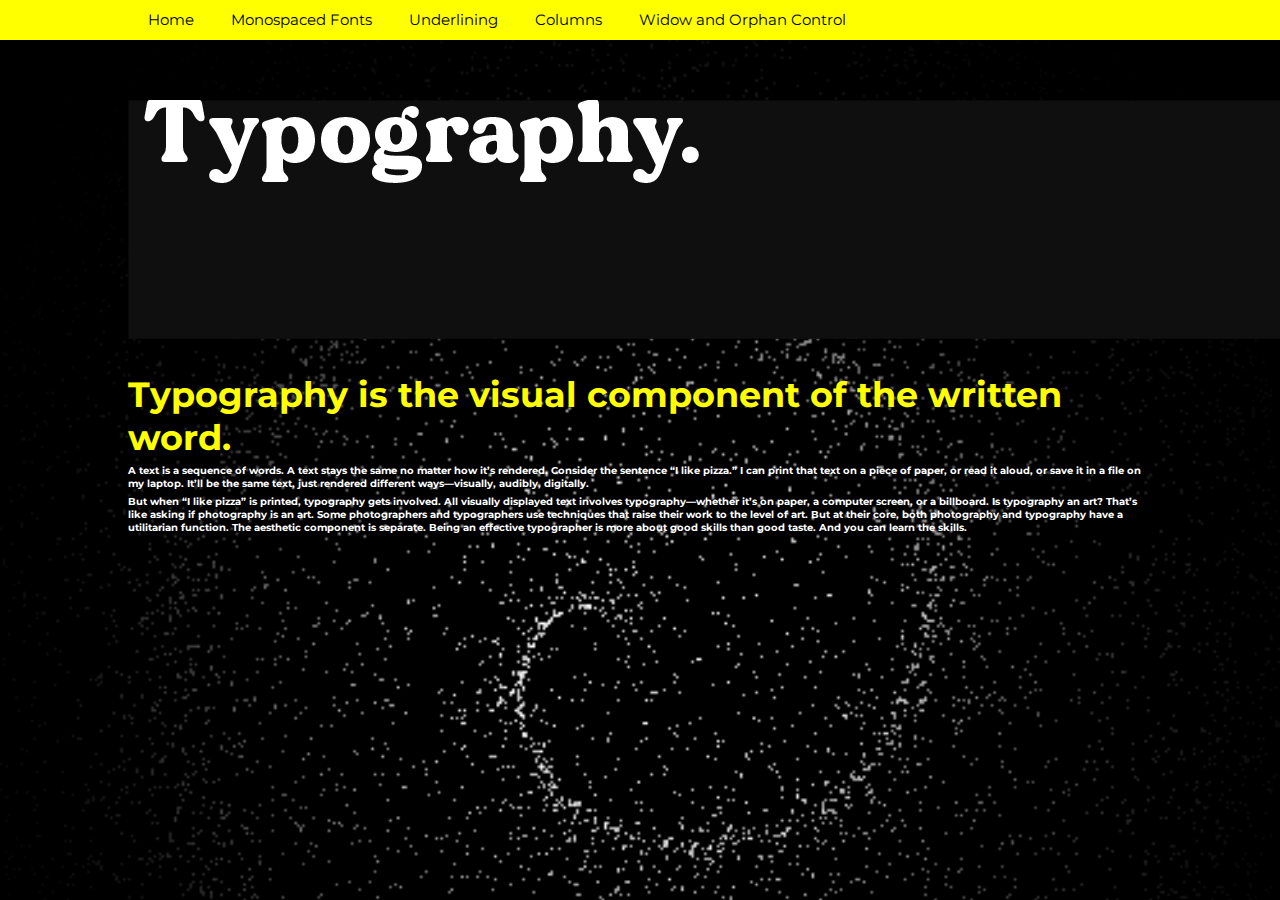
<file: index.html>
<!doctype html>
<html>
  <head>
    <meta name="viewport" content="width=device-width" />
    <link rel="stylesheet" type="text/css" href="css/global.css" />
  </head>
  <body>
     <nav>
      <main>
        <a href="index.html" class="menu">Home</a>
        <a href="monospaced.html" class="menu">Monospaced Fonts</a>
        <a href="underlining.html" class="menu">Underlining</a>
        <a href="columns.html" class="menu">Columns</a>
        <a href="widow.html" class="menu">Widow and Orphan Control</a>
        <div class="atas"></div>
      </main>
    </nav>
    <section class="full">
     
      <main>
         <div class="ha">
          <img src="hiya.png">
        <h1>Typography is the visual component of the written word.</h1>
        <h5> . </h5>
        <h2>
A text is a sequence of words. A text stays the same no matter how it’s rendered.
Consider the sentence “I like pizza.” I can print that text on a piece of paper, or
read it aloud, or save it in a file on my laptop. It’ll be the same text, just rendered
different ways—visually, audibly, digitally.
</h2>
<h5> .</h5>
        <h3> But when “I like pizza” is printed, typography gets involved. All visually displayed
text involves typography—whether it’s on paper, a computer screen, or a billboard.
Is typography an art? That’s like asking if photography is an art. Some
photographers and typographers use techniques that raise their work to the level of
art. But at their core, both photography and typography have a utilitarian function.
The aesthetic component is separate. Being an effective typographer is more about
good skills than good taste. And you can learn the skills.</h3>
        </div>

        </main>
      </section>
      </main>
    
    </section>
  </body>
</html>
</file>
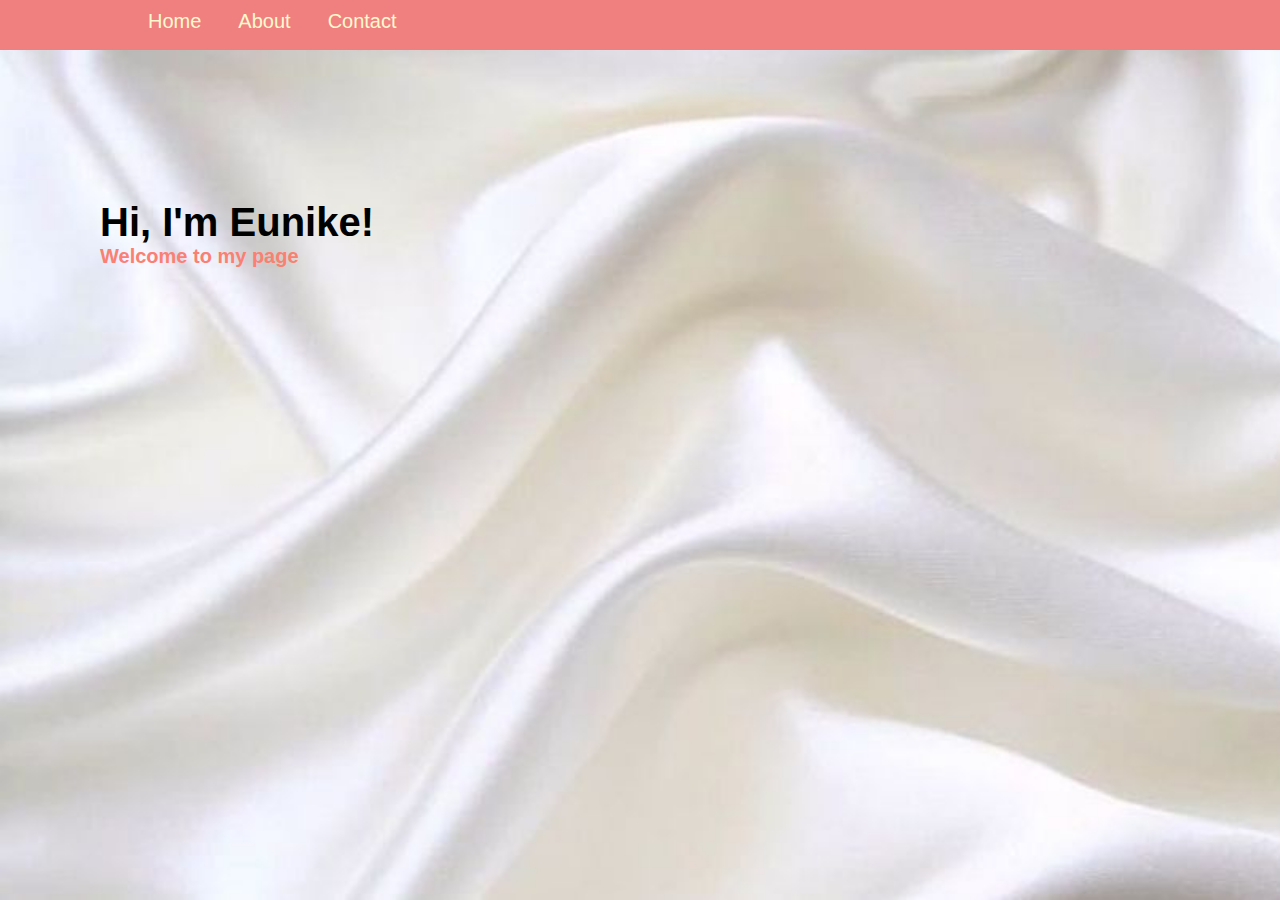
<file: multi_page/index.html>
<!doctype html>
<html>
  <head>
    <meta name="viewport" content="width=device-width" />
    <link rel="stylesheet" type="text/css" href="css/global.css" />
  </head>
  <body>
    <nav>
      <main>
        <a href="index.html" class="menu" position="left">Home</a>
        <a href="about.html" class="menu">About</a>
        <a href="contact.html" class="menu">Contact</a>
        <div class="atas"></div>
      </main>
    </nav>
    <section class="full">
      <main>
        <div class="melayang">
          <h1>Hi, I'm Eunike!</h1>
          <h3>Welcome to my page</h3>
        </div>
      </main>
    </section>
  </body>
</html>
</file>
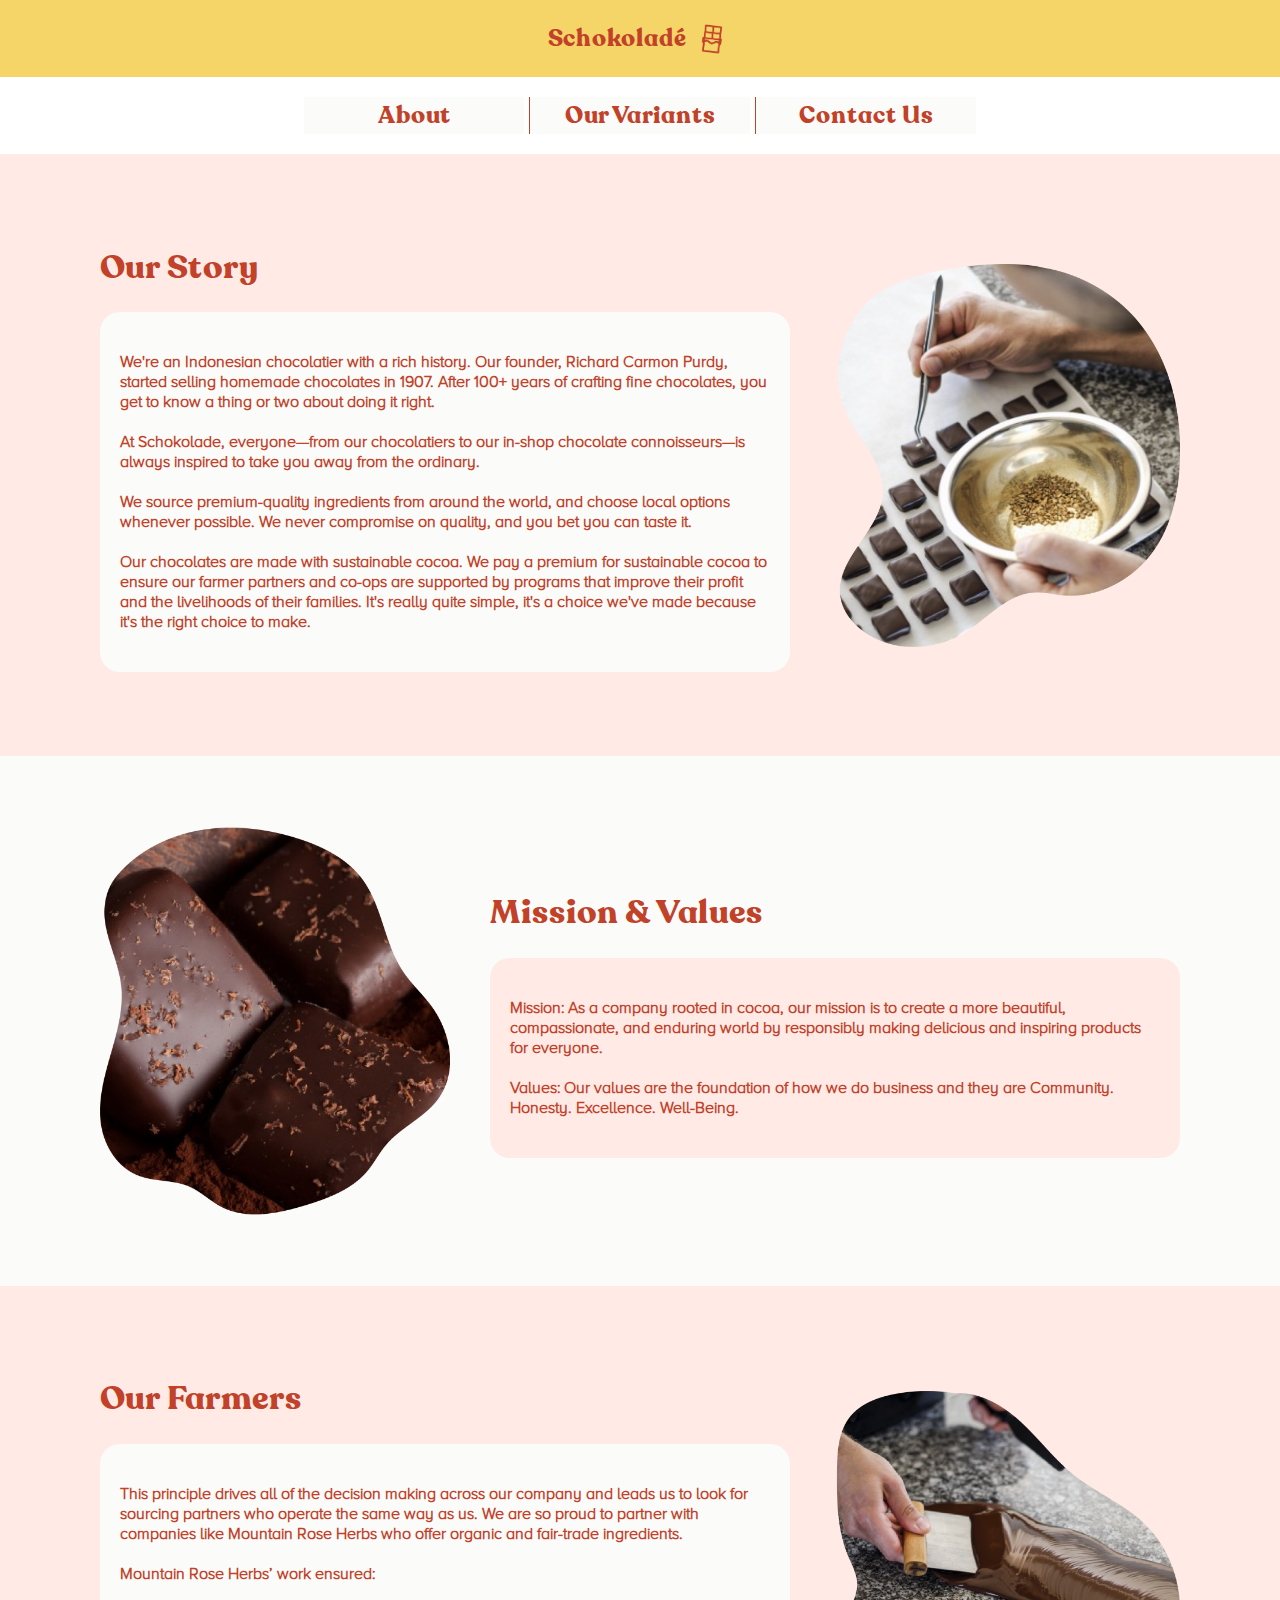
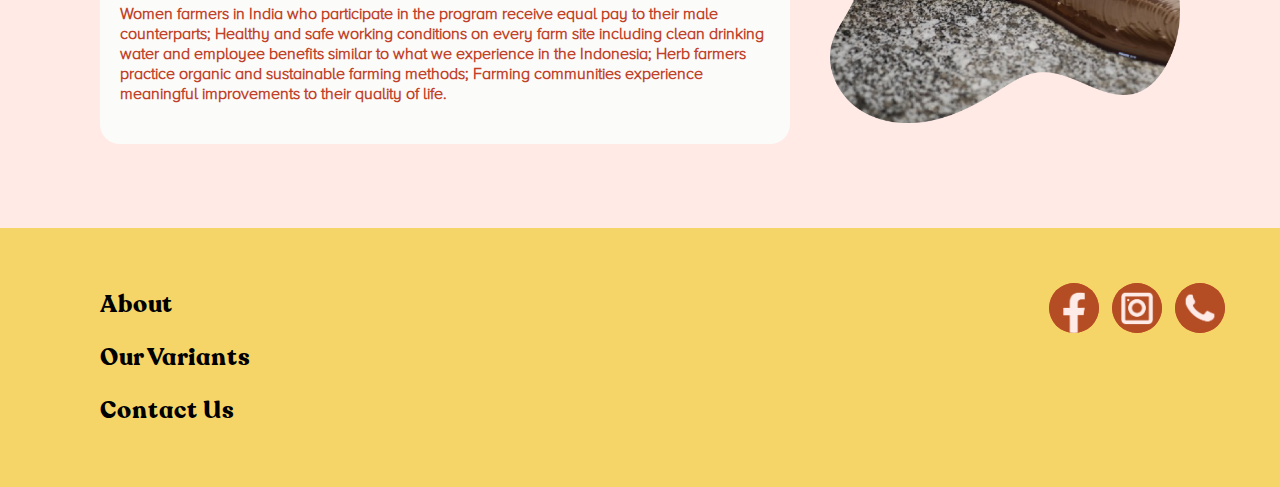
<file: about.html>
<!DOCTYPE html>
<html lang="en">

<head>
    <meta charset="UTF-8">
    <meta name="viewport" content="width=device-width, initial-scale=1.0">
    <title>Schokoladé</title>
    <link rel="stylesheet" href="css/typography.css">
    <link rel="stylesheet" href="css/style.css">
    <link rel="stylesheet" href="css/about.css">
    <script src="js/main.js"></script>
</head>

<body>
    <header>
        <div>
            <a href="index.html">Schokoladé</a>
        </div>
        <img src="./assets/images/logo-coklat.png" alt="Chocolate Icon">
        <div class="hamburger" onclick="toggleMenu()">
            <img src="assets/images/hamburger.png" alt="">
            <ul id="hamburger-menu" class="hidden">
                <li class="bg-pampas">
                    <a href="about.html">About</a>
                </li>
                <li class="bg-pampas">
                    <a href="ourvariants.html">Our Variants</a>
                </li>
                <li class="bg-pampas">
                    <a href="contact.html">Contact Us</a>
                </li>
            </ul>
        </div>
    </header>
    <nav>
        <ul>
            <li class="bg-pampas">
                <a href="about.html">About</a>
                <ul>
                    <li>
                        <a href="about.html#about-our-story">Our Story</a>
                    </li>
                    <li>
                        <a href="about.html#about-mission-values">Mission & Values</a>
                    </li>
                    <li>
                        <a href="about.html#about-our-farmers">Our Farmers</a>
                    </li>
                </ul>
            </li>
            <li class="bg-pampas">
                <a href="ourvariants.html">Our Variants</a>
                <ul>
                    <li>
                        <a href="ourvariants.html#our-variants-best-sellers">Best Sellers</a>
                    </li>
                    <li>
                        <a href="ourvariants.html#our-variants-chocolate-bars">Chocolate Bars</a>
                    </li>
                    <li>
                        <a href="ourvariants.html#our-variants-cups-candy">Cups & Candy</a>
                    </li>
                </ul>
            </li>
            <li class="bg-pampas">
                <a href="contact.html">Contact Us</a>
            </li>
        </ul>
    </nav>

    <content id="about">
        <div id="about-our-story" class="bg-fair-pink">
            <div>
                <h1>Our Story</h1>
                <p class="bg-pampas">
                    We're an Indonesian chocolatier with a rich history. Our founder, Richard Carmon
                    Purdy, started
                    selling
                    homemade chocolates in 1907. After 100+ years of crafting fine chocolates, you get to know a thing
                    or
                    two about doing it right.
                    <br /><br />
                    At Schokolade, everyone—from our chocolatiers to our in-shop chocolate
                    connoisseurs—is always inspired to take you away from the ordinary.
                    <br /><br />
                    We source premium-quality ingredients from around the world, and choose local options whenever
                    possible. We never compromise
                    on
                    quality, and you bet you can taste it.
                    <br /><br />
                    Our chocolates are made with sustainable cocoa. We
                    pay a
                    premium
                    for sustainable cocoa to ensure our farmer partners and co-ops are supported by programs that
                    improve
                    their profit and the livelihoods of their families. It's really quite simple, it's a choice we've
                    made
                    because it's the right choice to make.
                </p>
            </div>
            <div>
                <img src="assets/images/ourstory.png" alt="Our Story">
            </div>
        </div>
        <div id="about-mission-values" class="bg-pampas">
            <div>
                <img src="assets/images/mission.png" alt="Mission">
            </div>
            <div>
                <h1>Mission & Values</h1>
                <p class="bg-fair-pink">
                    Mission: As a company rooted in cocoa, our mission is to create a more beautiful, compassionate, and
                    enduring world by responsibly making delicious and inspiring products for everyone.
                    <br /><br />
                    Values: Our values are the foundation of how we do business and they are Community. Honesty.
                    Excellence. Well-Being.
                </p>
            </div>
        </div>
        <div id="about-our-farmers" class="bg-fair-pink">
            <div>
                <h1>Our Farmers</h1>
                <p class="bg-pampas">
                    This principle drives all of the decision making across our company and leads us to look for
                    sourcing partners who operate the same way as us. We are so proud to partner with companies like
                    Mountain Rose Herbs who offer organic and fair-trade ingredients.
                    <br /><br />
                    Mountain Rose Herbs’ work ensured:
                    <br /><br />
                    Women farmers in India who participate in the program receive equal pay to their male counterparts;
                    Healthy and safe working conditions on every farm site including clean drinking water and employee
                    benefits similar to what we experience in the Indonesia; Herb farmers practice organic and
                    sustainable farming methods; Farming communities experience meaningful improvements to their quality
                    of life.
                </p>
            </div>
            <div>
                <img src="assets/images/farmer.png" alt="Farmer">
            </div>
        </div>
    </content>
    <footer>
        <div class="media">
            <img src="assets/images/fb.png" alt="Fb">
            <img src="assets/images/ig.png" alt="Ig">
            <img src="assets/images/call.png" alt="Call">
        </div>
        <ul>
            <li>
                <a href="about.html">About</a>
            </li>
            <li>
                <a href="ourvariants.html">Our Variants</a>
            </li>
            <li>
                <a href="contact.html">Contact Us</a>
            </li>
        </ul>
    </footer>
</body>

</html>
</file>
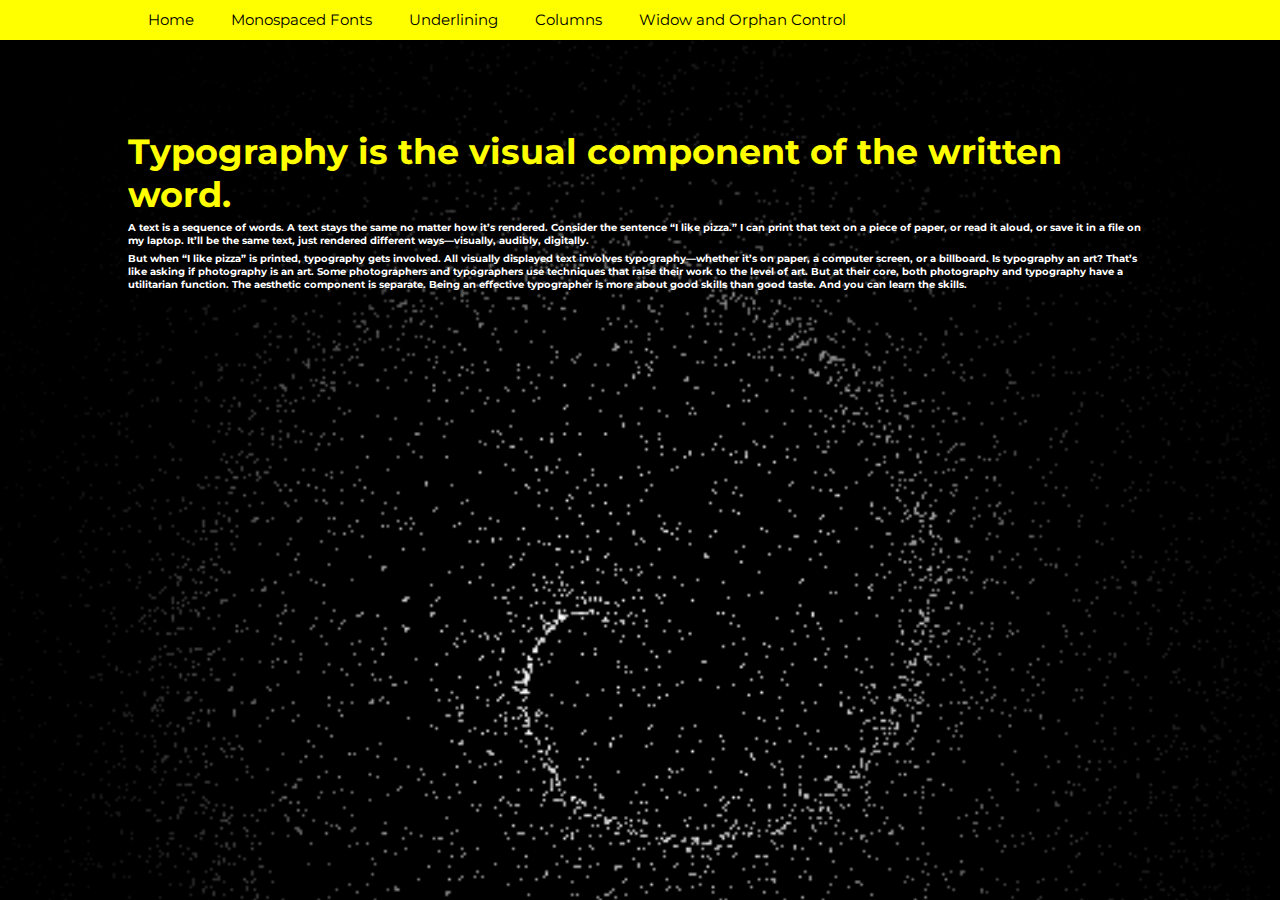
<file: bold.html>
<!doctype html>
<html>
  <head>
    <meta name="viewport" content="width=device-width" />
    <link rel="stylesheet" type="text/css" href="css/global.css" />
  </head>
  <body>
     <nav>
      <main>
        <a href="index.html" class="menu">Home</a>
        <a href="Monospaced.html" class="menu">Monospaced Fonts</a>
       <a href="underlining.html" class="menu">Underlining</a>
        <a href="columns.html" class="menu">Columns</a>
        <a href="widow.html" class="menu">Widow and Orphan Control</a>
        <div class="atas"></div>
      </main>
    </nav>
    <section class="full">
     
      <main>
         <div class="ha">
        <h1>Typography is the visual component of the written word.</h1>
        <h5> . </h5>
        <h2>
A text is a sequence of words. A text stays the same no matter how it’s rendered.
Consider the sentence “I like pizza.” I can print that text on a piece of paper, or
read it aloud, or save it in a file on my laptop. It’ll be the same text, just rendered
different ways—visually, audibly, digitally.
</h2>
<h5> .</h5>
        <h3> But when “I like pizza” is printed, typography gets involved. All visually displayed
text involves typography—whether it’s on paper, a computer screen, or a billboard.
Is typography an art? That’s like asking if photography is an art. Some
photographers and typographers use techniques that raise their work to the level of
art. But at their core, both photography and typography have a utilitarian function.
The aesthetic component is separate. Being an effective typographer is more about
good skills than good taste. And you can learn the skills.</h3>
        </div>

        </main>
      </section>
      </main>
    
    </section>
  </body>
</html>
</file>
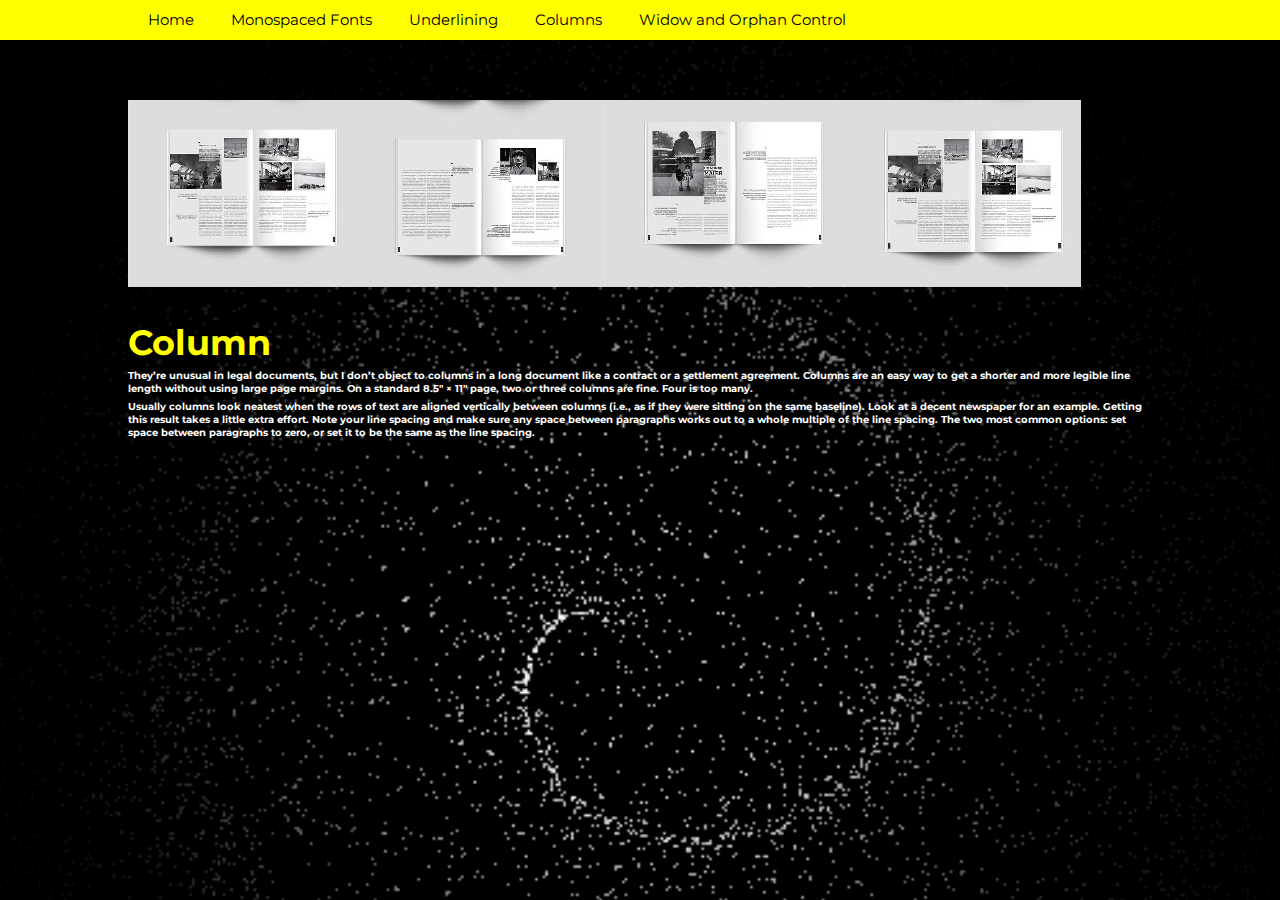
<file: columns.html>
<!doctype html>
<html>
  <head>
    <meta name="viewport" content="width=device-width" />
    <link rel="stylesheet" type="text/css" href="css/global.css" />
  </head>
  <body>
     <nav>
      <main>
        <a href="index.html" class="menu">Home</a>
        <a href="Monospaced.html" class="menu">Monospaced Fonts</a>
       <a href="underlining.html" class="menu">Underlining</a>
        <a href="columns.html" class="menu">Columns</a>
        <a href="widow.html" class="menu">Widow and Orphan Control</a>
        <div class="atas"></div>
      </main>
    </nav>
    <section class="full">
     
      <main>
         <div class="ha">
          <img src="layout.jpg">
        <h1>Column</h1>
        <h5> . </h5>
        <h2>
They’re unusual in legal documents, but I don’t object to columns in a long document like a contract or a settlement agreement. Columns are an easy way to get a shorter and more legible line length without using large page margins. On a standard 8.5″ × 11″ page, two or three columns are fine. Four is too many.
</h2>
<h5> .</h5>
        <h3> Usually columns look neatest when the rows of text are aligned vertically between columns (i.e., as if they were sitting on the same baseline). Look at a decent newspaper for an example. Getting this result takes a little extra effort. Note your line spacing and make sure any space between paragraphs works out to a whole multiple of the line spacing. The two most common options: set space between paragraphs to zero, or set it to be the same as the line spacing.</h3>
        </div>

        </main>
      </section>
      </main>
    
    </section>
  </body>
</html>
</file>
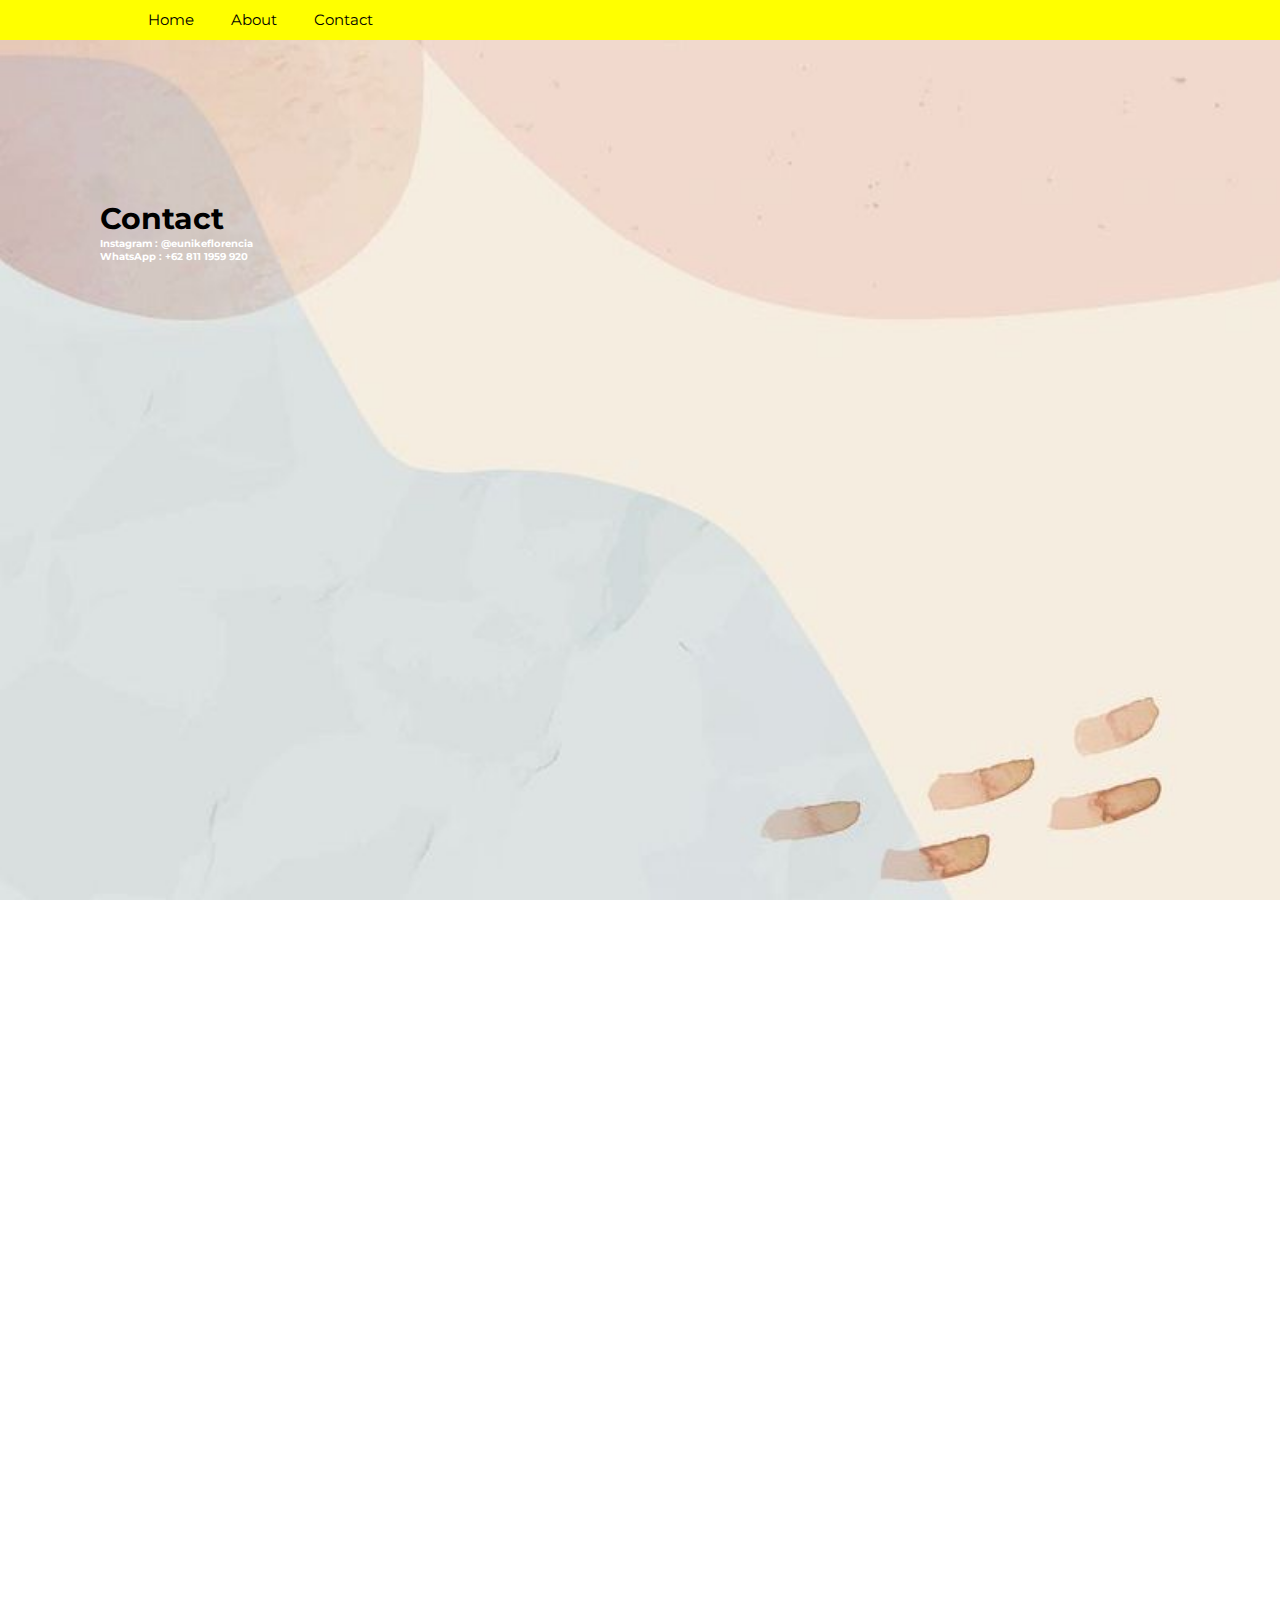
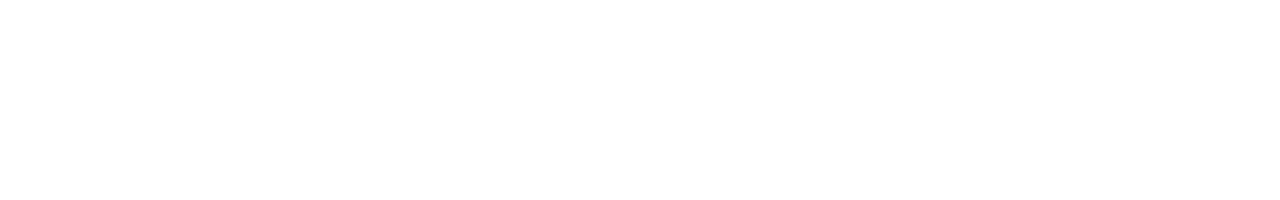
<file: contact.html>
<!doctype html>
<html>
  <head>
    <meta name="viewport" content="width=device-width" />
    <link rel="stylesheet" type="text/css" href="css/global.css" />
  </head>
  <body>
    <nav>
      <main>
        <a href="index.html" class="menu">Home</a>
        <a href="about.html" class="menu">About</a>
        <a href="contact.html" class="menu">Contact</a>
        <div class="atas"></div>
      </main>
    </nav>
    <section class="full3">
    <section>
      <main>
         <div class="melayang">
        <h4>Contact</h1>
          
        <h2> Instagram   : @eunikeflorencia </h2>
        <h2> WhatsApp : +62 811 1959 920 </h3>
      </div>


      </main>
    </section>
    <section></section>
  </body>
</html>
</file>
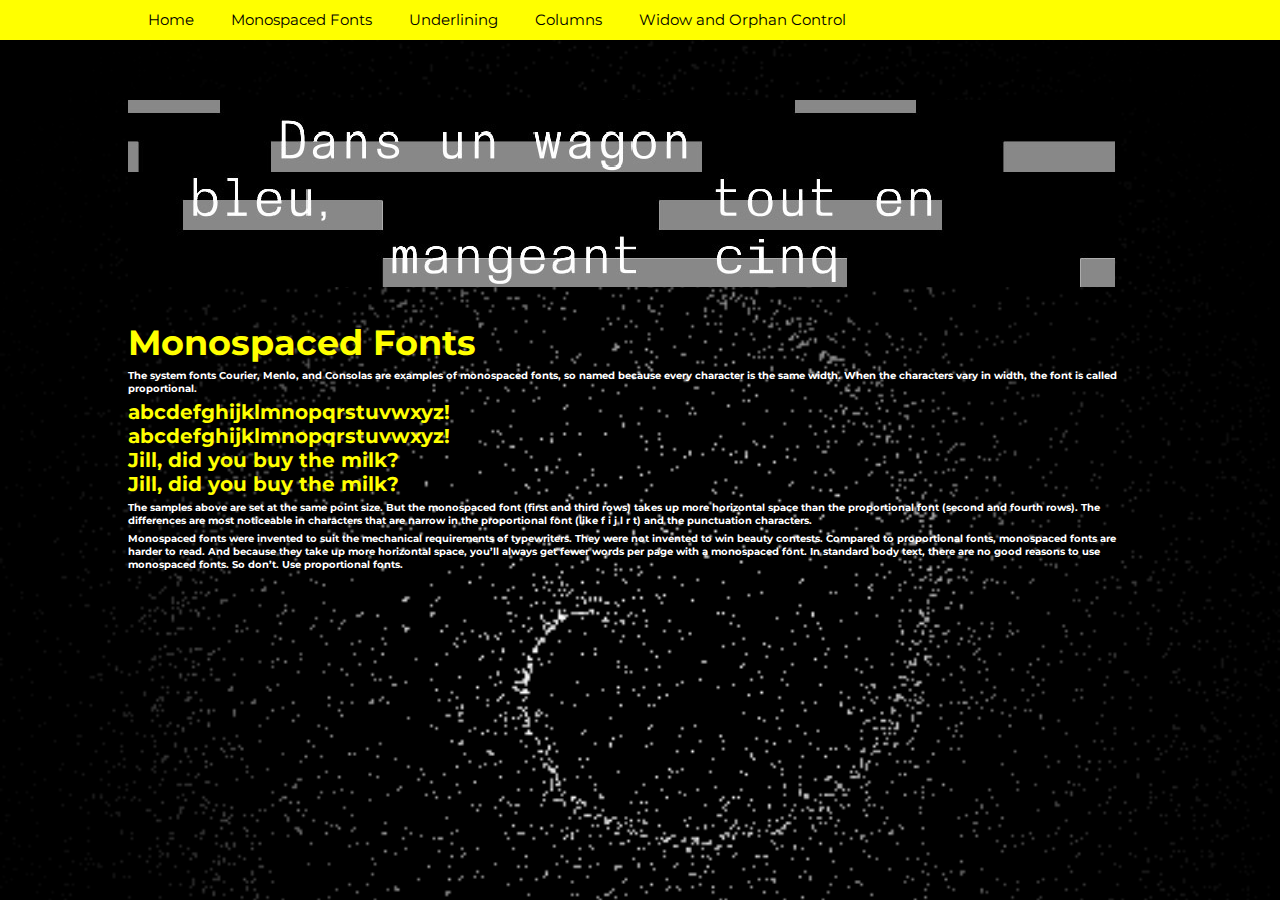
<file: monospaced.html>
<!doctype html>
<html>
  <head>
    <meta name="viewport" content="width=device-width" />
    <link rel="stylesheet" type="text/css" href="css/global.css" />
  </head>
  <body>
     <nav>
      <main>
        <a href="index.html" class="menu">Home</a>
        <a href="Monospaced.html" class="menu">Monospaced Fonts</a>
        <a href="underlining.html" class="menu">Underlining</a>
        <a href="columns.html" class="menu">Columns</a>
        <a href="widow.html" class="menu">Widow and Orphan Control</a>
        <div class="atas"></div>
      </main>
    </nav>
    <section class="full">
     
      <main>
         <div class="ha">
        <img src="mono.jpg">
        <h1> Monospaced Fonts</h1>
        <h5> . </h5>
        <h2>
The system fonts Courier, Menlo, and Consolas are examples of monospaced fonts, so named because every character is the same width. When the characters vary in width, the font is called proportional.
</h2>
<h5> .</h5>

<h6> abcdefghijklmnopqrstuvwxyz! </h6>
<h6> abcdefghijklmnopqrstuvwxyz! </h6>
<h6> Jill, did you buy the milk? </h6>
<h6> Jill, did you buy the milk? </h6>

<h5> . </h5>

        <h3> The samples above are set at the same point size. But the monospaced font (first and third rows) takes up more horizontal space than the proportional font (second and fourth rows). The differences are most noticeable in characters that are narrow in the proportional font (like f i j l r t) and the punctuation characters.</h3>

        <h5> . </h5>

        <h3> Monospaced fonts were invented to suit the mechanical requirements of typewriters. They were not invented to win beauty contests. Compared to proportional fonts, monospaced fonts are harder to read. And because they take up more horizontal space, you’ll always get fewer words per page with a monospaced font.

In standard body text, there are no good reasons to use monospaced fonts. So don’t. Use proportional fonts. </h3>
        </div>

        </main>
      </section>
      </main>
    
    </section>
  </body>
</html>
</file>
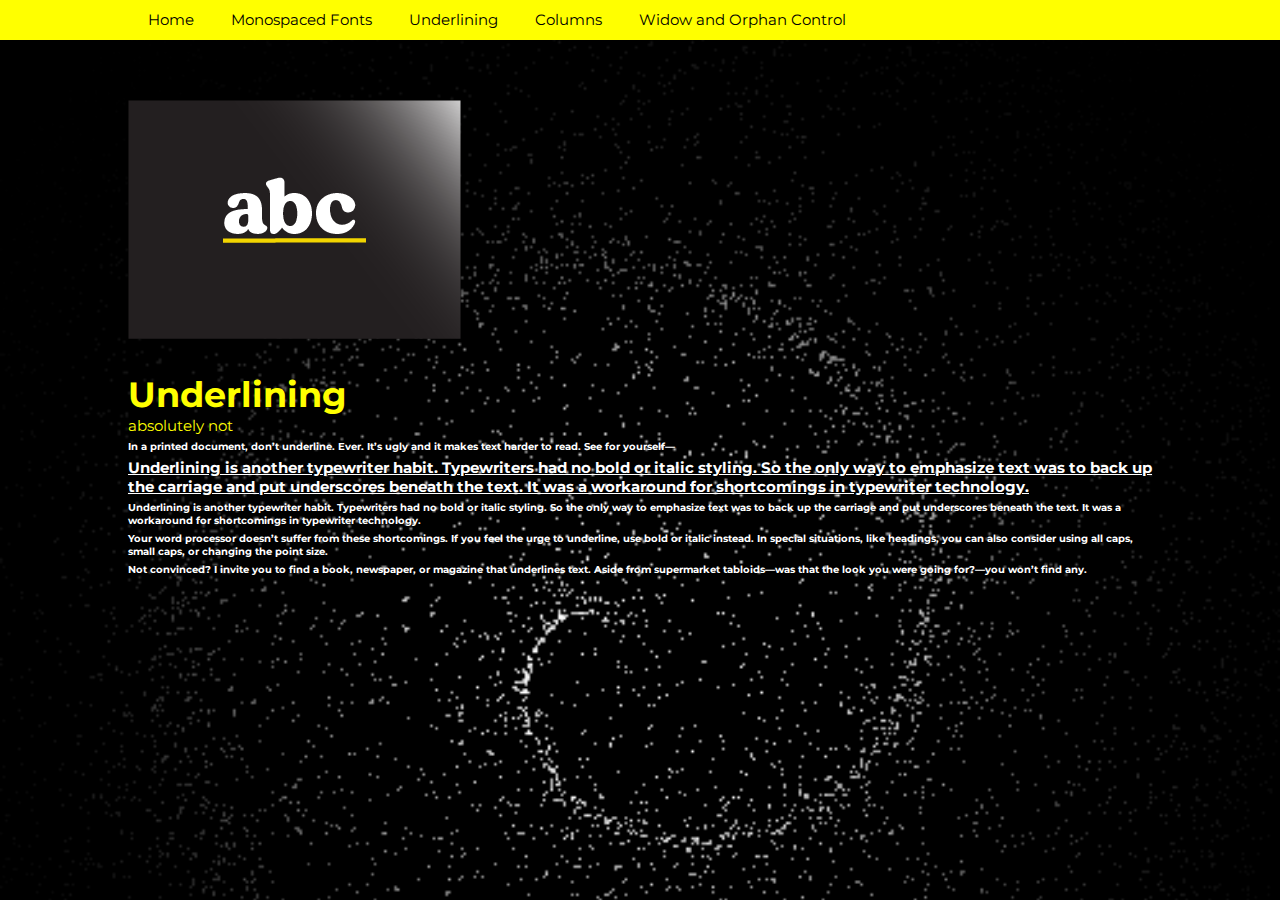
<file: underlining.html>
<!doctype html>
<html>
  <head>
    <meta name="viewport" content="width=device-width" />
    <link rel="stylesheet" type="text/css" href="css/global.css" />
  </head>
  <body>
     <nav>
      <main>
        <a href="index.html" class="menu">Home</a>
        <a href="Monospaced.html" class="menu">Monospaced Fonts</a>
       <a href="underlining.html" class="menu">Underlining</a>
        <a href="columns.html" class="menu">Columns</a>
        <a href="widow.html" class="menu">Widow and Orphan Control</a>
        <div class="atas"></div>
      </main>
    </nav>
    <section class="full">
     
      <main>
         <div class="ha">
          <img src="und.png">
        <h1>Underlining</h1>
        <h7> absolutely not </h7>
        <h5> . </h5>
        <h2>
In a printed document, don’t underline. Ever. It’s ugly and it makes text harder to read. See for yourself—
</h2>
<h5> .</h5>
        <h3> <u> Underlining is another typewriter habit. Typewriters had no bold or italic styling. So the only way to emphasize text was to back up the carriage and put underscores beneath the text. It was a workaround for shortcomings in typewriter technology. </u> </h3>

        <h5> , </h5>

        <h3> Underlining is another typewriter habit. Typewriters had no bold or italic styling. So the only way to emphasize text was to back up the carriage and put underscores beneath the text. It was a workaround for shortcomings in typewriter technology. </h3>

        <h5> . </h5>

        <h3> Your word processor doesn’t suffer from these shortcomings. If you feel the urge to underline, use bold or italic instead. In special situations, like headings, you can also consider using all caps, small caps, or changing the point size. </h3>

        <h5> . </h5>

        <h3> Not convinced? I invite you to find a book, newspaper, or magazine that underlines text. Aside from supermarket tabloids—was that the look you were going for?—you won’t find any. </h3>



        </div>

        </main>
      </section>
      </main>
    
    </section>
  </body>
</html>
</file>
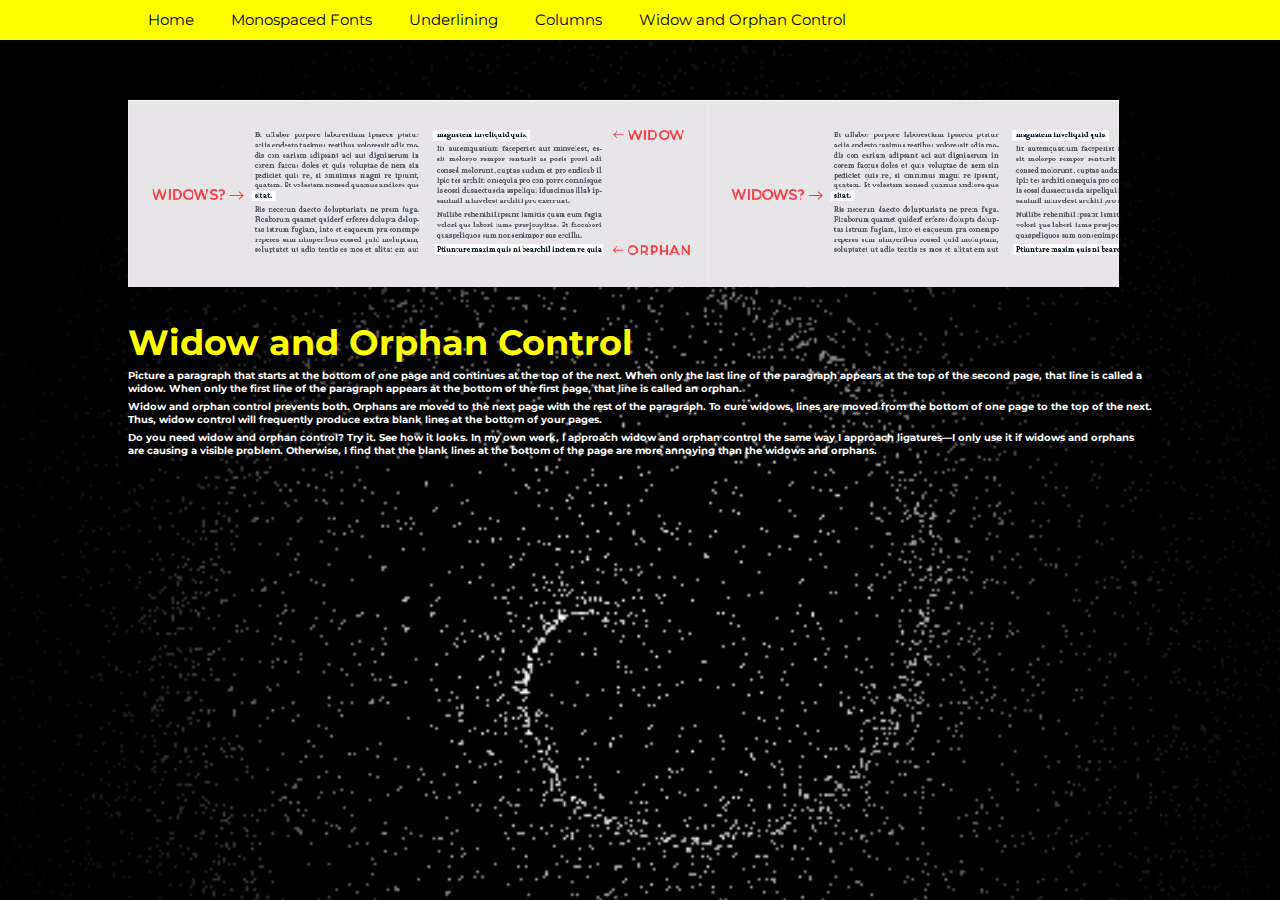
<file: widow.html>
<!doctype html>
<html>
  <head>
    <meta name="viewport" content="width=device-width" />
    <link rel="stylesheet" type="text/css" href="css/global.css" />
  </head>
  <body>
     <nav>
      <main>
        <a href="index.html" class="menu">Home</a>
        <a href="Monospaced.html" class="menu">Monospaced Fonts</a>
        <a href="underlining.html" class="menu">Underlining</a>
        <a href="columns.html" class="menu">Columns</a>
        <a href="widow.html" class="menu">Widow and Orphan Control</a>
        <div class="atas"></div>
      </main>
    </nav>
    <section class="full">
     
      <main>
         <div class="ha">
          <img src="widow.jpg">
        <h1>Widow and Orphan Control</h1>
        <h5> . </h5>
        <h2>
Picture a paragraph that starts at the bottom of one page and continues at the top of the next. When only the last line of the paragraph appears at the top of the second page, that line is called a widow. When only the first line of the paragraph appears at the bottom of the first page, that line is called an orphan. </h2>
<h5> .</h5>
        <h3> Widow and orphan control prevents both. Orphans are moved to the next page with the rest of the paragraph. To cure widows, lines are moved from the bottom of one page to the top of the next. Thus, widow control will frequently produce extra blank lines at the bottom of your pages.</h3>

        <h5> .</h5>
        <h3> Do you need widow and orphan control? Try it. See how it looks. In my own work, I approach widow and orphan control the same way I approach ligatures—I only use it if widows and orphans are causing a visible problem. Otherwise, I find that the blank lines at the bottom of the page are more annoying than the widows and orphans.</h3>
        </div>

        </main>
      </section>
      </main>
    
    </section>
  </body>
</html>
</file>
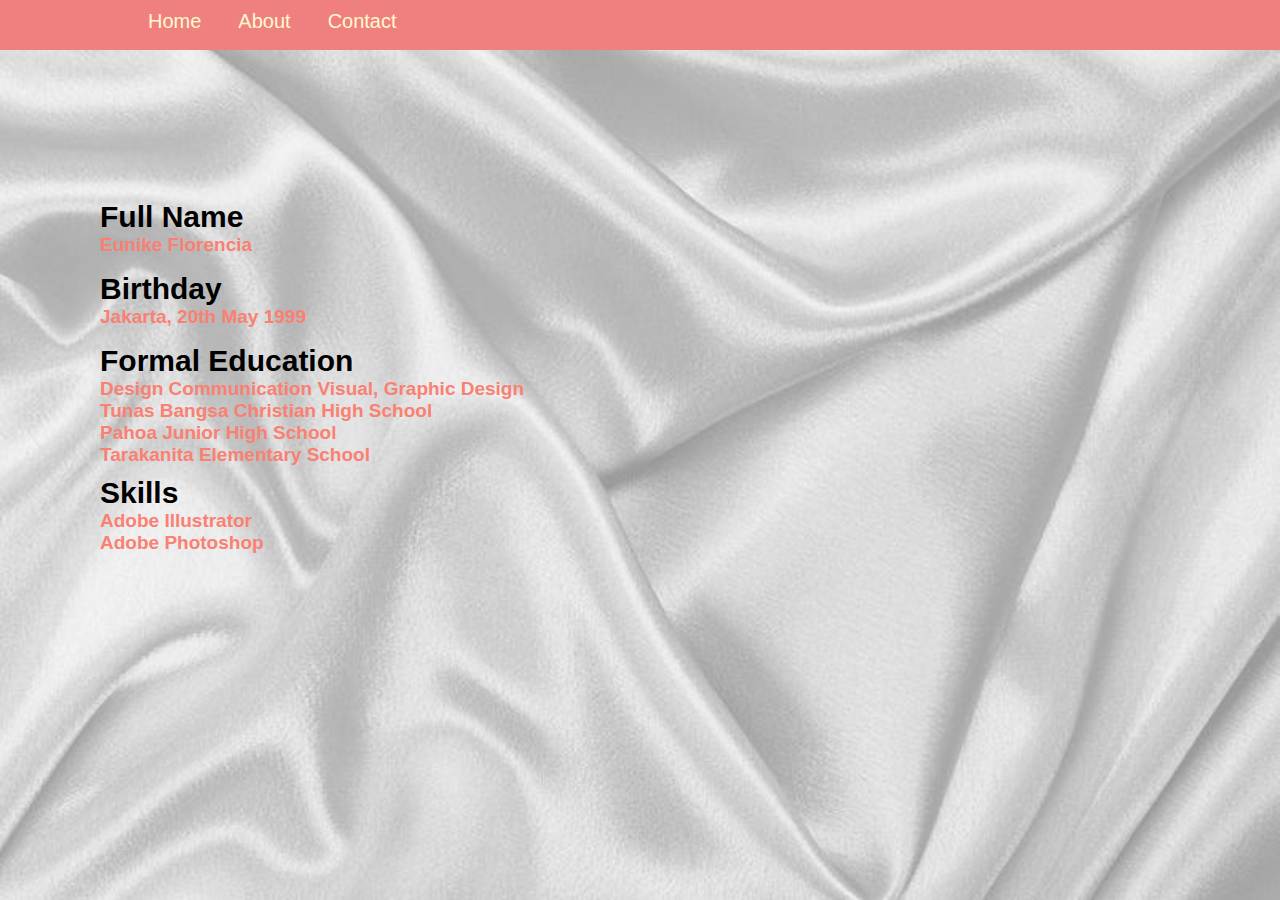
<file: multi_page/about.html>
<!doctype html>
<html>
  <head>
    <meta name="viewport" content="width=device-width" />
    <link rel="stylesheet" type="text/css" href="css/global.css" />
  </head>

  <body>
    <nav>
      <main>
        <a href="index.html" class="menu">Home</a>
        <a href="about.html" class="menu">About</a>
        <a href="contact.html" class="menu">Contact</a>
        <div class="atas"></div>
      </main>
    </nav>

<section class="full2">
    <section>
      <main>
        <div class="melayang">
        
        <div class="ha">
        <h4>Full Name</h4>
        <h2>Eunike Florencia</h2>
        </div>
      
       <div class="ha">
        <h4>Birthday</h4>
        <h2>Jakarta, 20th May 1999</h2>
       </div>

      <div class="ha2">
        <h4>Formal Education</h4>
        <h2>Design Communication Visual, Graphic Design</h2>
        <h2>Tunas Bangsa Christian High School</h2>
        <h2>Pahoa Junior High School</h2>
        <h2>Tarakanita Elementary School</h2>
      </div>

        <h4>Skills</h4>
        <h2>Adobe Illustrator</h2>
        <h2>Adobe Photoshop</h2>
     
      </div>
    </section>

      </main>
    </section>

  </body>
</html>
</file>
<file: css/global.css>
@import url('https://fonts.googleapis.com/css?family=Montserrat&display=swap');

* {
  margin: 0;
  padding: 0;
  font-size: 15px;
}

nav {
  position: fixed;
  top: 0;
  left: 0;
  width: 100vw;
  height: 40px;
  background-color: yellow;
  z-index: 10;
}

main {
  width: 1024px;
  padding-top: 100px;
  margin-left: auto;
  margin-right: auto;
  font-size: 8px;
}

nav main {
  padding-top: 10px;
}

nav main a {
  text-decoration: none;
  color: black;
  font-family: 'Montserrat', serif;
  padding-top: 10px;
  padding-right: 15px;
  margin-left: 20px;
}

nav main a:hover {
  text-decoration: bold;
  color: orange;
}

section {
  width: 100%;
  height: 100vh;
  position: relative;
}

section.full {
  background-image: url('../image/giphy.gif');
  background-size: cover;
  background-position: top left;
  background-repeat: no-repeat;
  
}

section.full2 {
  background-image: url('../image/foto22.jpg');
  background-size: cover;
  background-position: top left;
  background-repeat: no-repeat;
  
}

section.full3 {
  background-image: url('../image/foto2.jpg');
  background-size: cover;
  background-position: top left;
  background-repeat: no-repeat;
 
}

section .left {
  position: relative;
  width: 40%;
  height: 100%;
  float: left;
}

section .right {
  position: relative;
  width: 60%;
  height: 100%;
  float: left;
}

section .melayang {
  position: absolute;
  top: 200px;
  left: 100px;
  width: 40%;
  height: 200px;
  /*background-color: white;*/
}
/**/

.ha {
 background-color: transparent;
 height: 60px;
 margin-bottom: 2px;


}

.ha2 {
  background-color: transparent;
  margin-bottom: 10px;
}

h1 {
  font-size: 35px;
  font-family: 'Montserrat', serif;
  color: yellow;
  margin-top: 30px;

}

h2 {
  font-size: 10px;
  font-family: 'Montserrat', serif;
  color: white;
}

h3 {
  font-size: 10px;
  font-family: 'Montserrat', serif;
  color: white;
}

h4 {
  font-size: 30px;
  font-family: 'Montserrat', serif;

}

h5 {
  font-size: 4px;
  font-family: 'Montserrat', serif;
  color: transparent;

}

h6 {
  font-size: 20px;
  font-family: 'Montserrat', serif;
  color: yellow;

}

h7 {
  font-size: 15px;
  font-family: 'Montserrat', serif;
  color: yellow;

}

@media (max-width: 1024px) {
  main {
    width: 100vw;
  }
  
  section .left, section .right {
    width: 100%;
    height: 50vh;
  }

  nav {
    height: 100px;
  }

  h1 {
    margin-left: 40px;
  }

  h2 {
    margin: 40px;
    height: 150px;
  }

  h3 {
    margin: 40px;
  }

  h6 {
 margin: 40px;
    height: 150px;
  }

h5 {
    margin: 0px;
  }

  h7 {
    margin: 0px;
  }

  
  section .melayang {
    top: 80%;
    left: 10%;
    width: 90%;
  }
}
</file>
<file: multi_page/css/global.css>
@import url('https://fonts.googleapis.com/css?family=Roboto+Slab&display=swap');

* {
  margin: 0;
  padding: 0;
  font-size: 20px;
}

nav {
  position: fixed;
  top: 0;
  left: 0;
  width: 100vw;
  height: 50px;
  background-color: lightcoral;
  z-index: 10;
}

main {
  width: 1024px;
  padding-top: 50px;
  margin-left: auto;
  margin-right: auto;
  font-size: 8px;
}

nav main {
  padding-top: 10px;
}

nav main a {
  text-decoration: none;
  color: lemonchiffon;
  font-family: 'Roboto', sans-serif;
  padding-top: 10px;
  padding-right: 15px;
  margin-left: 20px;
}

nav main a:hover {
  text-decoration: bold;
  color: crimson;
}

section {
  width: 100%;
  height: 100vh;
  position: relative;
}

section.full {
  background-image: url('../image/foto4.jpg');
  background-size: cover;
  background-position: top left;
  background-repeat: no-repeat;
  
}

section.full2 {
  background-image: url('../image/foto3.jpg');
  background-size: cover;
  background-position: top right;
  background-repeat: no-repeat;
  
}

section.full3 {
  background-image: url('../image/foto2.jpg');
  background-size: cover;
  background-position: top left;
  background-repeat: no-repeat;
 
}

section .left {
  position: relative;
  width: 40%;
  height: 100%;
  float: left;
}

section .right {
  position: relative;
  width: 60%;
  height: 100%;
  float: left;
}

section .melayang {
  position: absolute;
  top: 200px;
  left: 100px;
  width: 40%;
  height: 200px;
  /*background-color: white;*/
}
/**/

.ha {
 background-color: transparent;
 height: 70px;

 margin-bottom: 2px;


}

.ha2 {
  background-color: transparent;
  margin-bottom: 10px;
}

h1 {
  font-size: 40px;
  font-family: 'Roboto', sans-serif;
  color: black;

}

h3 {
  font-size: 20px;
  font-family: 'Roboto', sans-serif;
  color: salmon;
}

h2 {
  font-size: 19px;
  font-family: 'Roboto', sans-serif;
  color: salmon;
}

h4 {
  font-size: 30px;
  font-family: 'Roboto', sans-serif;

}

@media (max-width: 1024px) {
  main {
    width: 100vw;
  }
  
  section .left, section .right {
    width: 100%;
    height: 50vh;
  }
  
  section .melayang {
    top: 80%;
    left: 10%;
    width: 90%;
  }
}
</file>
<file: css/typography.css>
@font-face {
    font-family: "Proxima Nova Alt Light";
    src: url("../assets/fonts/Proxima\ Nova\ Alt\ Light.otf");
}

@font-face {
    font-family: "Recoleta Alt Bold";
    src: url("../assets/fonts/RecoletaAlt-Bold.ttf");
}

@font-face {
    font-family: "Spaghetti";
    src: url("../assets/fonts/Spaghetti.otf");
}
</file>
<file: css/style.css>
@import url('typography.css');

.bg-mandarin-pearl {
    background-color: #ef703f;
}

.bg-pampas {
    background-color: #fbfbf9;
}

.bg-orange-yellow {
    background-color: #f5d568;
}

.bg-tall-poppy {
    background-color: #c14229;
}

.bg-fair-pink {
    background-color: #ffeae6;
}

body,
html {
    font-family: "Recoleta Alt Bold";
    margin: 0;
    padding: 0;
    color: #c14229;
}

header {
    font-size: 18pt;
    padding: 20px;
    text-align: center;
    background-color: #f5d568;
}

header > div,
img {
    display: inline-block;
    align-items: center;
    vertical-align: middle;
}

header > img {
    width: 40px;
}

header > .hamburger > img {
    width: 30px;
}

header > .hamburger > ul {
    z-index: 1;
    font-size: 16pt;
    margin: 0;
    padding: 0;
    list-style-type: none;
    text-align: right;
    position: absolute;
    right: 20px;
}

header > .hamburger > ul > li {
    border: 1px solid #ffeae6;
}

footer {
    padding: 50px;
    background-color: #f5d568;
}

footer > ul {
    color: black;
    margin: 0;
}

footer > ul > li {
    font-size: 18pt;
    display: table;
    padding: 10px;
    width: 250px;
}

footer > .media {
    float: right;
}

footer > .media > img {
    background-color: #c14229;
    border-radius: 50px;
    margin: 5px;
    width: 50px;
    height: 50px;
    display: inline-block;
}

.hidden {
    display: none;
}

a{
    text-decoration: none;
    color: inherit;
}

@media only screen and (min-width: 768px) {
    header > .hamburger {
        display: none;
    }

    nav > ul {
        text-align: center;
        margin: 20px 0px;
        padding: 0;
        font-size: 18pt;
    }

    nav ul li {
        list-style-type: none;
        background-color: #fbfbf9;
    }

    nav > ul > li {
        display: inline-block;
        padding: 2px 0px;
        width: 220px;
        cursor: pointer;
    }

    nav > ul > li:hover ul {
        display: block;
    }

    nav > ul > li:not(:first-child) {
        border-left: 1px solid #c14229;
    }

    nav > ul > li > ul {
        z-index: 1;
        font-size: 16pt;
        display: none;
        margin-top: 2px;
        padding: 0;
        position: absolute;
    }

    nav > ul > li > ul > li {
        padding: 5px 0px;
        border: 1px solid pink;
        width: 220px;
    }
}

@media only screen and (max-width: 768px) {
    header > .hamburger {
        float: right;
        cursor: pointer;
    }

    nav {
        display: none;
    }

    #about > div{
        padding: 15px;
        width: auto;
        display: block;
        justify-content: center;
    }

    #about > div > div > img{
        display: none;
    }

    #about p{
        width: auto;
        text-align: justify;
    }

    footer > .media {
        float: none;
        text-align: center;
        margin-bottom: 50px;
    }

    footer > ul {
        padding: 0;
    }
}
</file>
<file: css/about.css>
#about img{
    width: 100%;
    height: auto;
}

#about > div{
    display: flex;
    align-items: center;
    vertical-align: center;
    padding: 3em 5em;
}

#about > div > div{
    margin: 20px;
}

p{
    font-family: 'Proxima Nova Alt Light';
    font-weight: 900;
    padding: 40px 20px;
    border-radius: 20px;
    width: 650px;
}

#about h1{
    font-size: 25pt;
}

@media only screen and (max-width: 768px){
    #about > div{
        padding: 15px;
        width: auto;
        display: block;
        justify-content: center;
    }

    #about > div > div > img{
        display: none;
    }

    p{
        width: auto;
        text-align: justify;
    }
}
</file>
